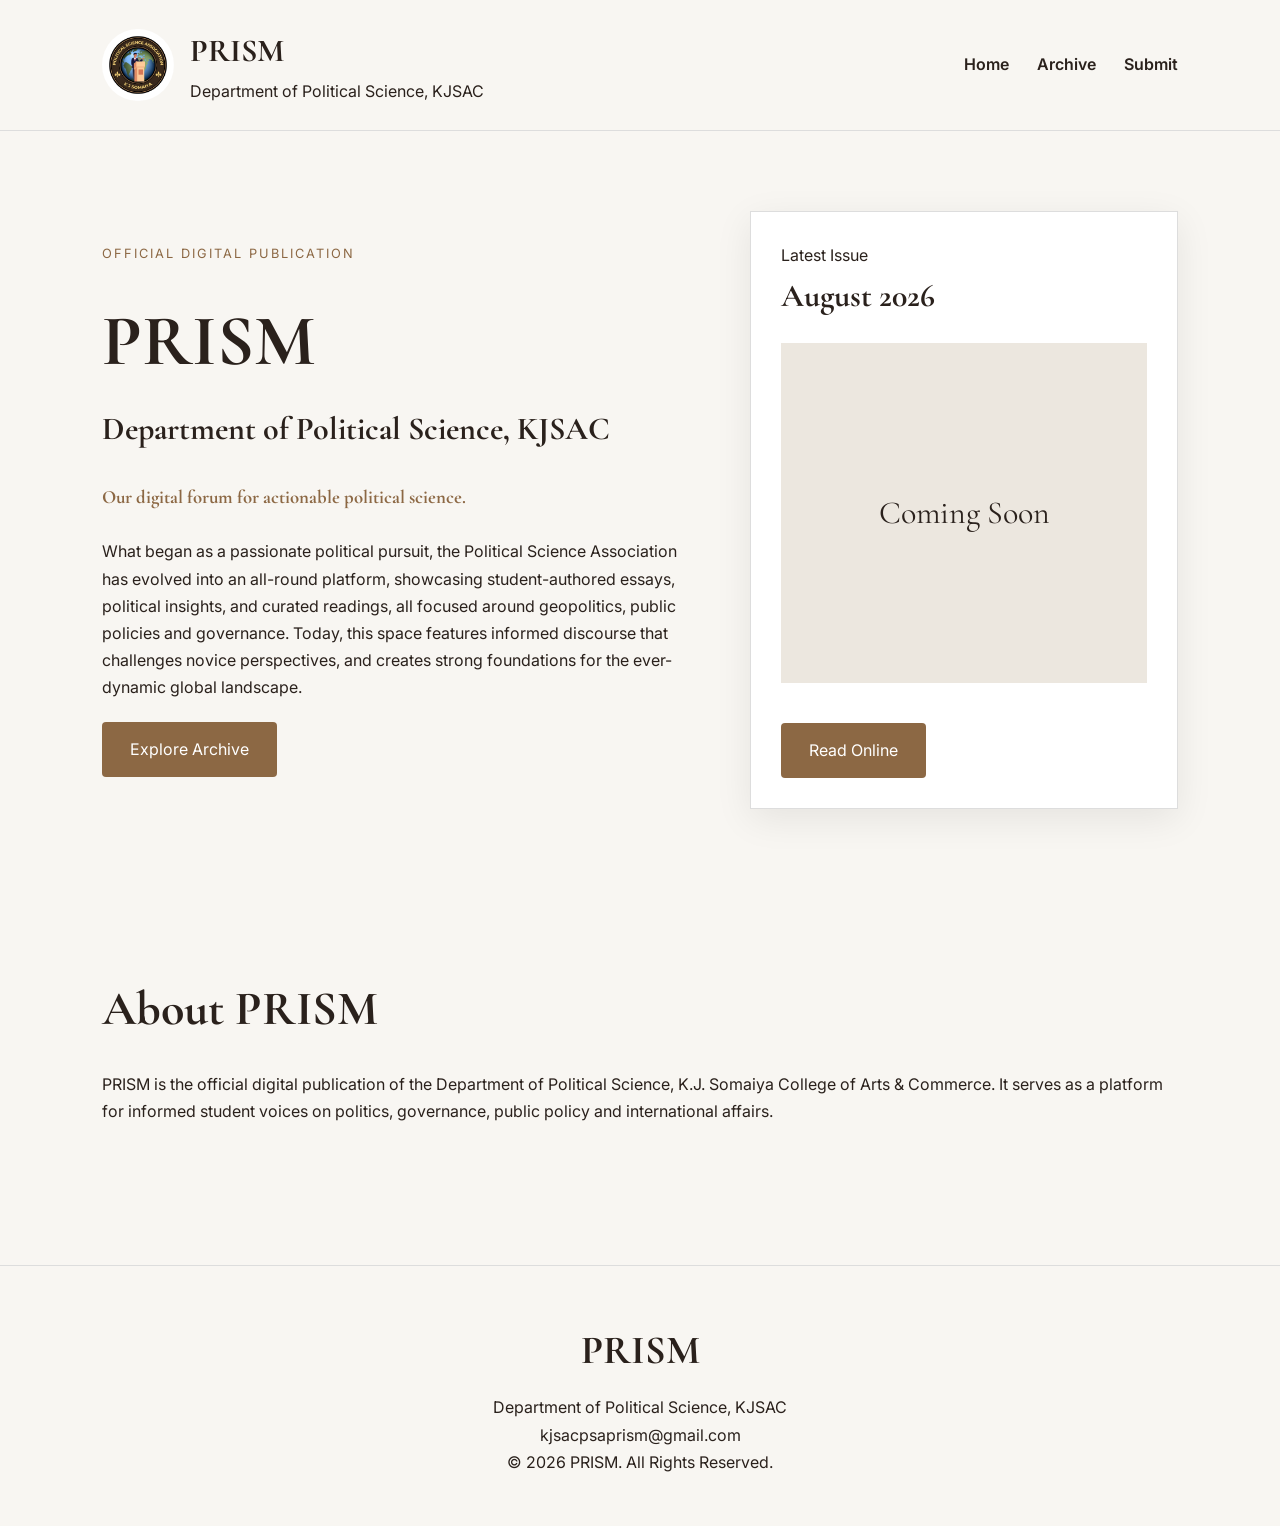
<file: index.html>
<!DOCTYPE html>
<html lang="en">
<head>
<meta charset="UTF-8">
<meta name="viewport" content="width=device-width, initial-scale=1.0">
<title>PRISM | Department of Political Science, KJSAC</title>

<link rel="preconnect" href="https://fonts.googleapis.com">
<link rel="preconnect" href="https://fonts.gstatic.com" crossorigin>
<link href="https://fonts.googleapis.com/css2?family=Cormorant+Garamond:wght@500;700&family=Inter:wght@300;400;500;600&display=swap" rel="stylesheet">

<link rel="stylesheet" href="style.css">
</head>

<body>

<header class="navbar">

<div class="brand">

<img src="Assets/IMG-20260720-WA0000.jpg" alt="PRISM Logo">

<div>
<h1>PRISM</h1>
<p>Department of Political Science, KJSAC</p>
</div>

</div>

<nav>

<a href="index.html">Home</a>
<a href="archive.html">Archive</a>
<a href="submit.html">Submit</a>

</nav>

</header>

<section class="hero">

<div class="hero-text">

<p class="label">OFFICIAL DIGITAL PUBLICATION</p>

<h1>PRISM</h1>

<h2>Department of Political Science, KJSAC</h2>

<h3>Our digital forum for actionable political science.</h3>

<p class="welcome">

What began as a passionate political pursuit, the Political Science Association has evolved into an all-round platform, showcasing student-authored essays, political insights, and curated readings, all focused around geopolitics, public policies and governance. Today, this space features informed discourse that challenges novice perspectives, and creates strong foundations for the ever-dynamic global landscape.

</p>

<a class="button" href="archive.html">Explore Archive</a>

</div>

<div class="latest">

<p>Latest Issue</p>

<h2>August 2026</h2>

<div class="cover">

Coming Soon

</div>

<a class="button" href="#">Read Online</a>

</div>

</section>

<section class="about">

<h2>About PRISM</h2>

<p>

PRISM is the official digital publication of the Department of Political Science, K.J. Somaiya College of Arts & Commerce. It serves as a platform for informed student voices on politics, governance, public policy and international affairs.

</p>

</section>

<footer>

<h2>PRISM</h2>

<p>Department of Political Science, KJSAC</p>

<p>kjsacpsaprism@gmail.com</p>

<p>© 2026 PRISM. All Rights Reserved.</p>

</footer>

<script src="script.js"></script>

</body>
</html>
</file>
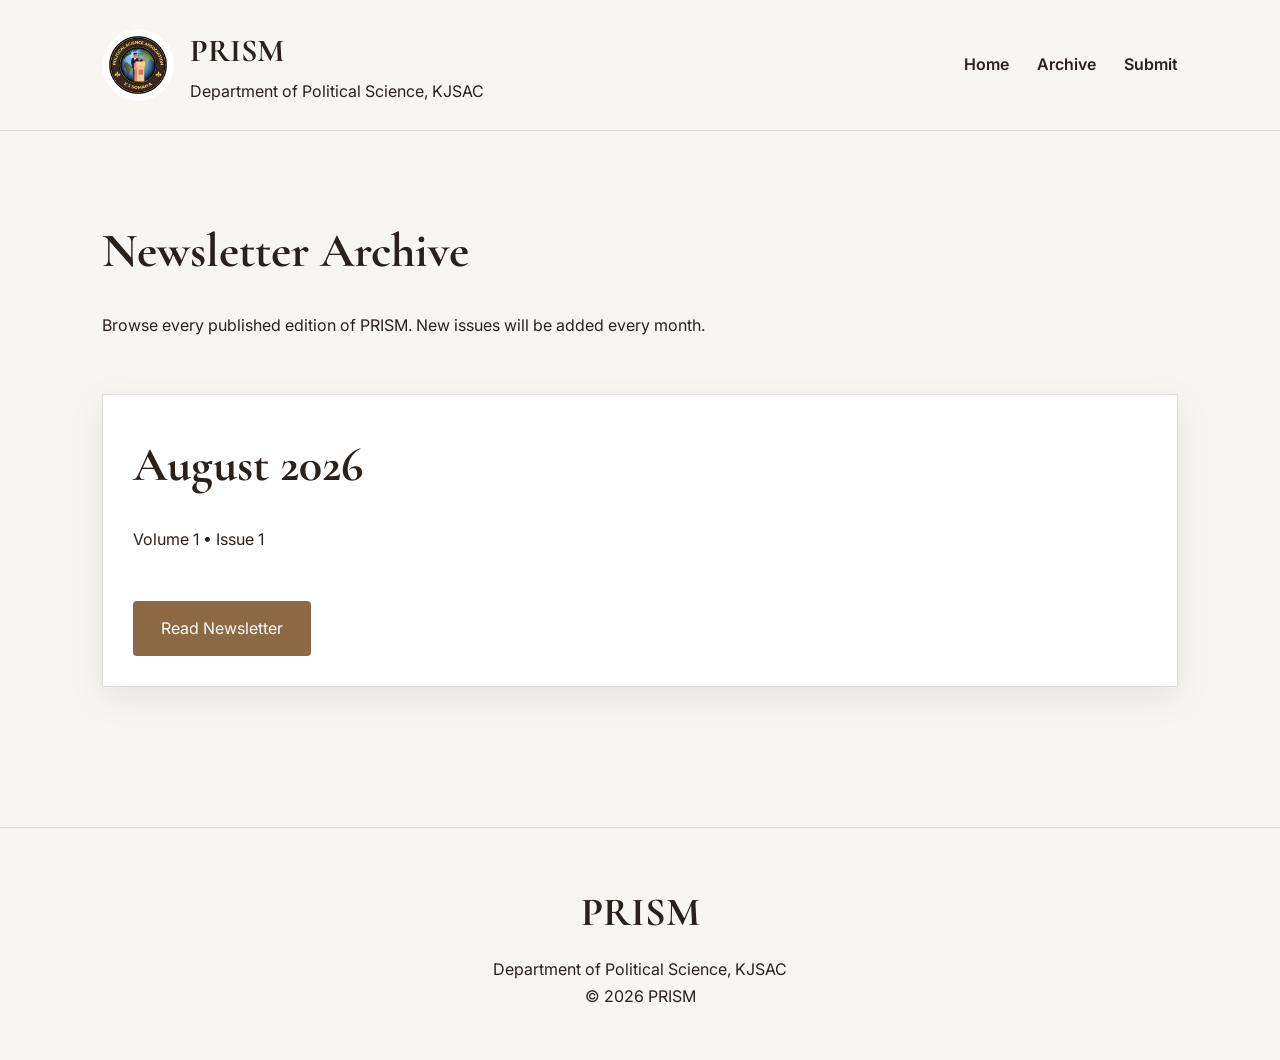
<file: archive.html>
<!DOCTYPE html>
<html lang="en">
<head>
<meta charset="UTF-8">
<meta name="viewport" content="width=device-width, initial-scale=1.0">
<title>Archive | PRISM</title>

<link rel="preconnect" href="https://fonts.googleapis.com">
<link rel="preconnect" href="https://fonts.gstatic.com" crossorigin>
<link href="https://fonts.googleapis.com/css2?family=Cormorant+Garamond:wght@500;700&family=Inter:wght@300;400;500;600&display=swap" rel="stylesheet">

<link rel="stylesheet" href="style.css">
</head>

<body>

<header class="navbar">

<div class="brand">
<img src="Assets/IMG-20260720-WA0000.jpg" alt="PRISM Logo">

<div>
<h1>PRISM</h1>
<p>Department of Political Science, KJSAC</p>
</div>

</div>

<nav>
<a href="index.html">Home</a>
<a href="archive.html">Archive</a>
<a href="submit.html">Submit</a>
</nav>

</header>

<section class="about">

<h2>Newsletter Archive</h2>

<p>
Browse every published edition of PRISM. New issues will be added every month.
</p>

<br><br>

<div class="latest">

<h2>August 2026</h2>

<p>
Volume 1 • Issue 1
</p>

<br>

<a class="button" href="Assets/Newsletter/August-2026.pdf" target="_blank">
Read Newsletter
</a>

</div>

</section>

<footer>

<h2>PRISM</h2>

<p>Department of Political Science, KJSAC</p>

<p>© 2026 PRISM</p>

</footer>

<script src="script.js"></script>

</body>
</html>
</file>
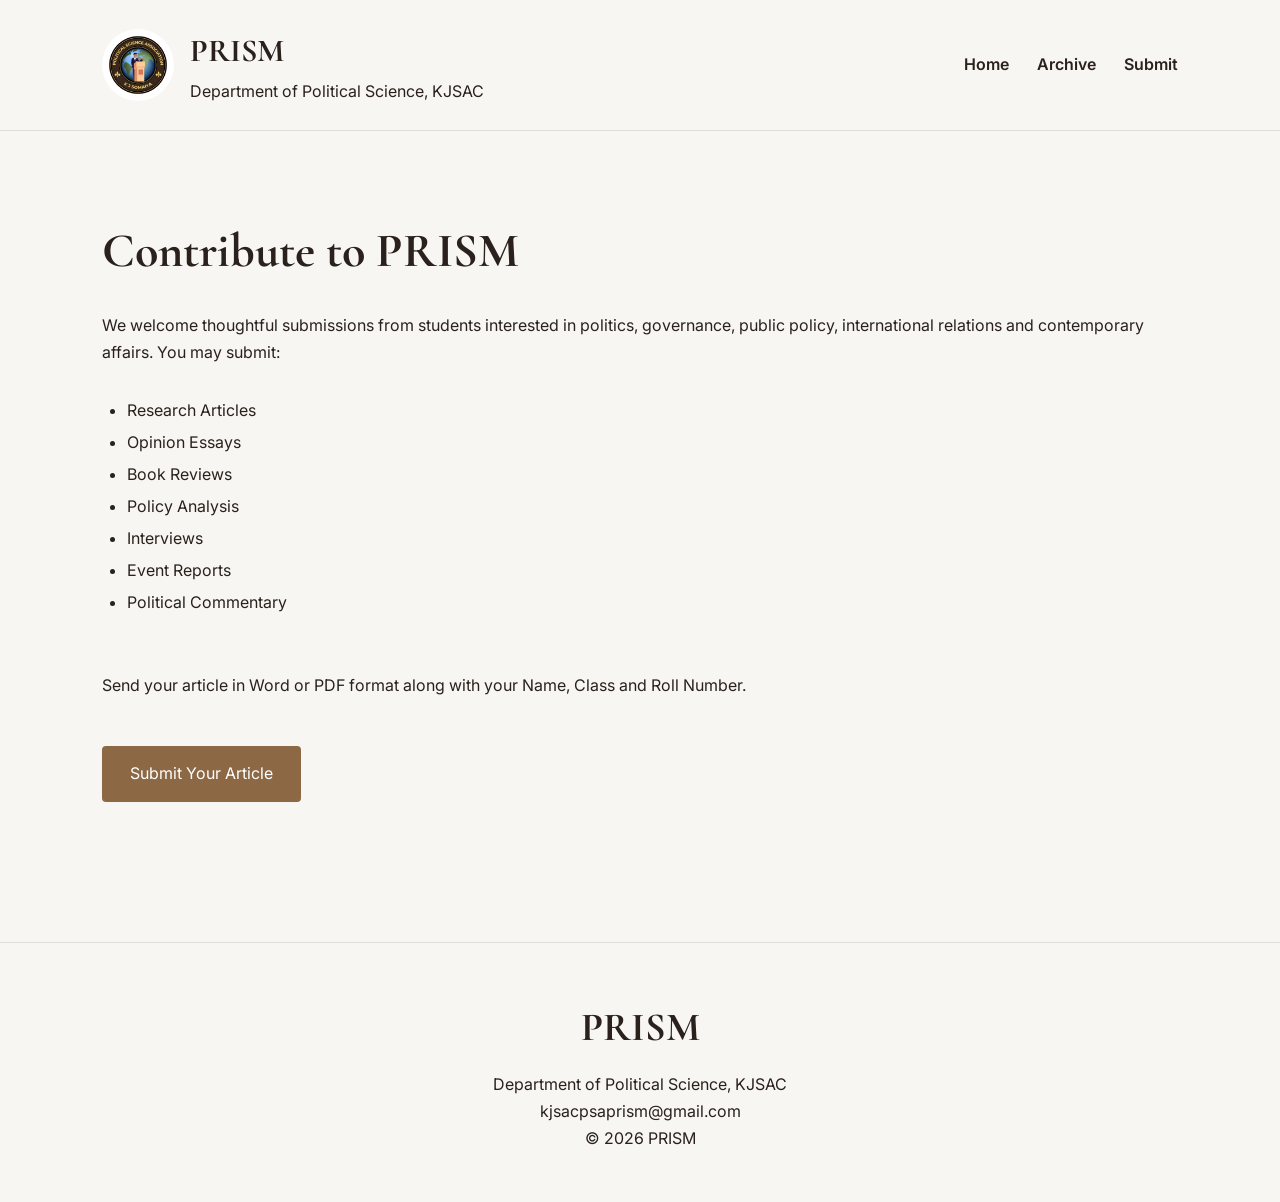
<file: submit.html>
<!DOCTYPE html>
<html lang="en">
<head>
<meta charset="UTF-8">
<meta name="viewport" content="width=device-width, initial-scale=1.0">

<title>Contribute | PRISM</title>

<link rel="preconnect" href="https://fonts.googleapis.com">
<link rel="preconnect" href="https://fonts.gstatic.com" crossorigin>

<link href="https://fonts.googleapis.com/css2?family=Cormorant+Garamond:wght@500;700&family=Inter:wght@300;400;500;600&display=swap" rel="stylesheet">

<link rel="stylesheet" href="style.css">

</head>

<body>

<header class="navbar">

<div class="brand">

<img src="Assets/IMG-20260720-WA0000.jpg" alt="PRISM Logo">

<div>
<h1>PRISM</h1>
<p>Department of Political Science, KJSAC</p>
</div>

</div>

<nav>

<a href="index.html">Home</a>
<a href="archive.html">Archive</a>
<a href="submit.html">Submit</a>

</nav>

</header>

<section class="about">

<h2>Contribute to PRISM</h2>

<p>

We welcome thoughtful submissions from students interested in politics, governance, public policy, international relations and contemporary affairs.

You may submit:

</p>

<br>

<ul style="margin-left:25px; line-height:2;">
<li>Research Articles</li>
<li>Opinion Essays</li>
<li>Book Reviews</li>
<li>Policy Analysis</li>
<li>Interviews</li>
<li>Event Reports</li>
<li>Political Commentary</li>
</ul>

<br><br>

<p>

Send your article in Word or PDF format along with your Name, Class and Roll Number.

</p>

<br>

<a class="button" href="mailto:kjsacpsaprism@gmail.com">

Submit Your Article

</a>

</section>

<footer>

<h2>PRISM</h2>

<p>Department of Political Science, KJSAC</p>

<p>kjsacpsaprism@gmail.com</p>

<p>© 2026 PRISM</p>

</footer>

<script src="script.js"></script>

</body>
</html>
</file>
<file: style.css>
:root{
 --bg:#f8f6f2;
 --text:#2a211c;
 --bronze:#8c6844;
 --gold:#d6b06c;
 --card:#ffffff;
}

*{
 margin:0;
 padding:0;
 box-sizing:border-box;
}

html{
 scroll-behavior:smooth;
}

body{
 font-family:'Inter',sans-serif;
 background:var(--bg);
 color:var(--text);
 line-height:1.7;
}

h1,h2,h3{
 font-family:'Cormorant Garamond',serif;
}

.navbar{
 display:flex;
 justify-content:space-between;
 align-items:center;
 padding:24px 8%;
 border-bottom:1px solid #ddd;
 background:rgba(248,246,242,.95);
 position:sticky;
 top:0;
}

.brand{
 display:flex;
 align-items:center;
 gap:16px;
}

.brand img{
 width:72px;
 height:72px;
 border-radius:50%;
}

.brand h1{
 font-size:2rem;
}

nav{
 display:flex;
 gap:28px;
}

nav a{
 text-decoration:none;
 color:var(--text);
 font-weight:600;
}

nav a:hover{
 color:var(--bronze);
}

.hero{
 display:grid;
 grid-template-columns:1.4fr 1fr;
 gap:50px;
 padding:80px 8%;
 align-items:center;
}

.label{
 color:var(--bronze);
 letter-spacing:2px;
 font-size:.8rem;
 margin-bottom:15px;
}

.hero h1{
 font-size:4.5rem;
}

.hero h2{
 font-size:2rem;
 margin-bottom:8px;
}

.hero h3{
 margin:25px 0;
 color:var(--bronze);
}

.welcome{
 max-width:700px;
}

.latest{
 background:var(--card);
 padding:30px;
 border:1px solid #ddd;
 box-shadow:0 10px 35px rgba(0,0,0,.08);
}

.cover{
 height:340px;
 display:flex;
 justify-content:center;
 align-items:center;
 background:#ece7df;
 margin:20px 0;
 font-family:'Cormorant Garamond',serif;
 font-size:2rem;
}

.button{
 display:inline-block;
 margin-top:20px;
 background:var(--bronze);
 color:#fff;
 padding:14px 28px;
 text-decoration:none;
 border-radius:4px;
}

.button:hover{
 background:var(--gold);
 color:var(--text);
}

.about{
 padding:80px 8%;
}

.about h2{
 font-size:3rem;
 margin-bottom:20px;
}

footer{
 margin-top:60px;
 padding:50px 8%;
 text-align:center;
 border-top:1px solid #ddd;
}

footer h2{
 font-size:2.5rem;
 margin-bottom:10px;
}

@media(max-width:900px){
 .hero{
  grid-template-columns:1fr;
 }
 .navbar{
  flex-direction:column;
  gap:20px;
 }
 nav{
  flex-wrap:wrap;
  justify-content:center;
 }
 .hero h1{
  font-size:3.2rem;
 }
}
</file>
